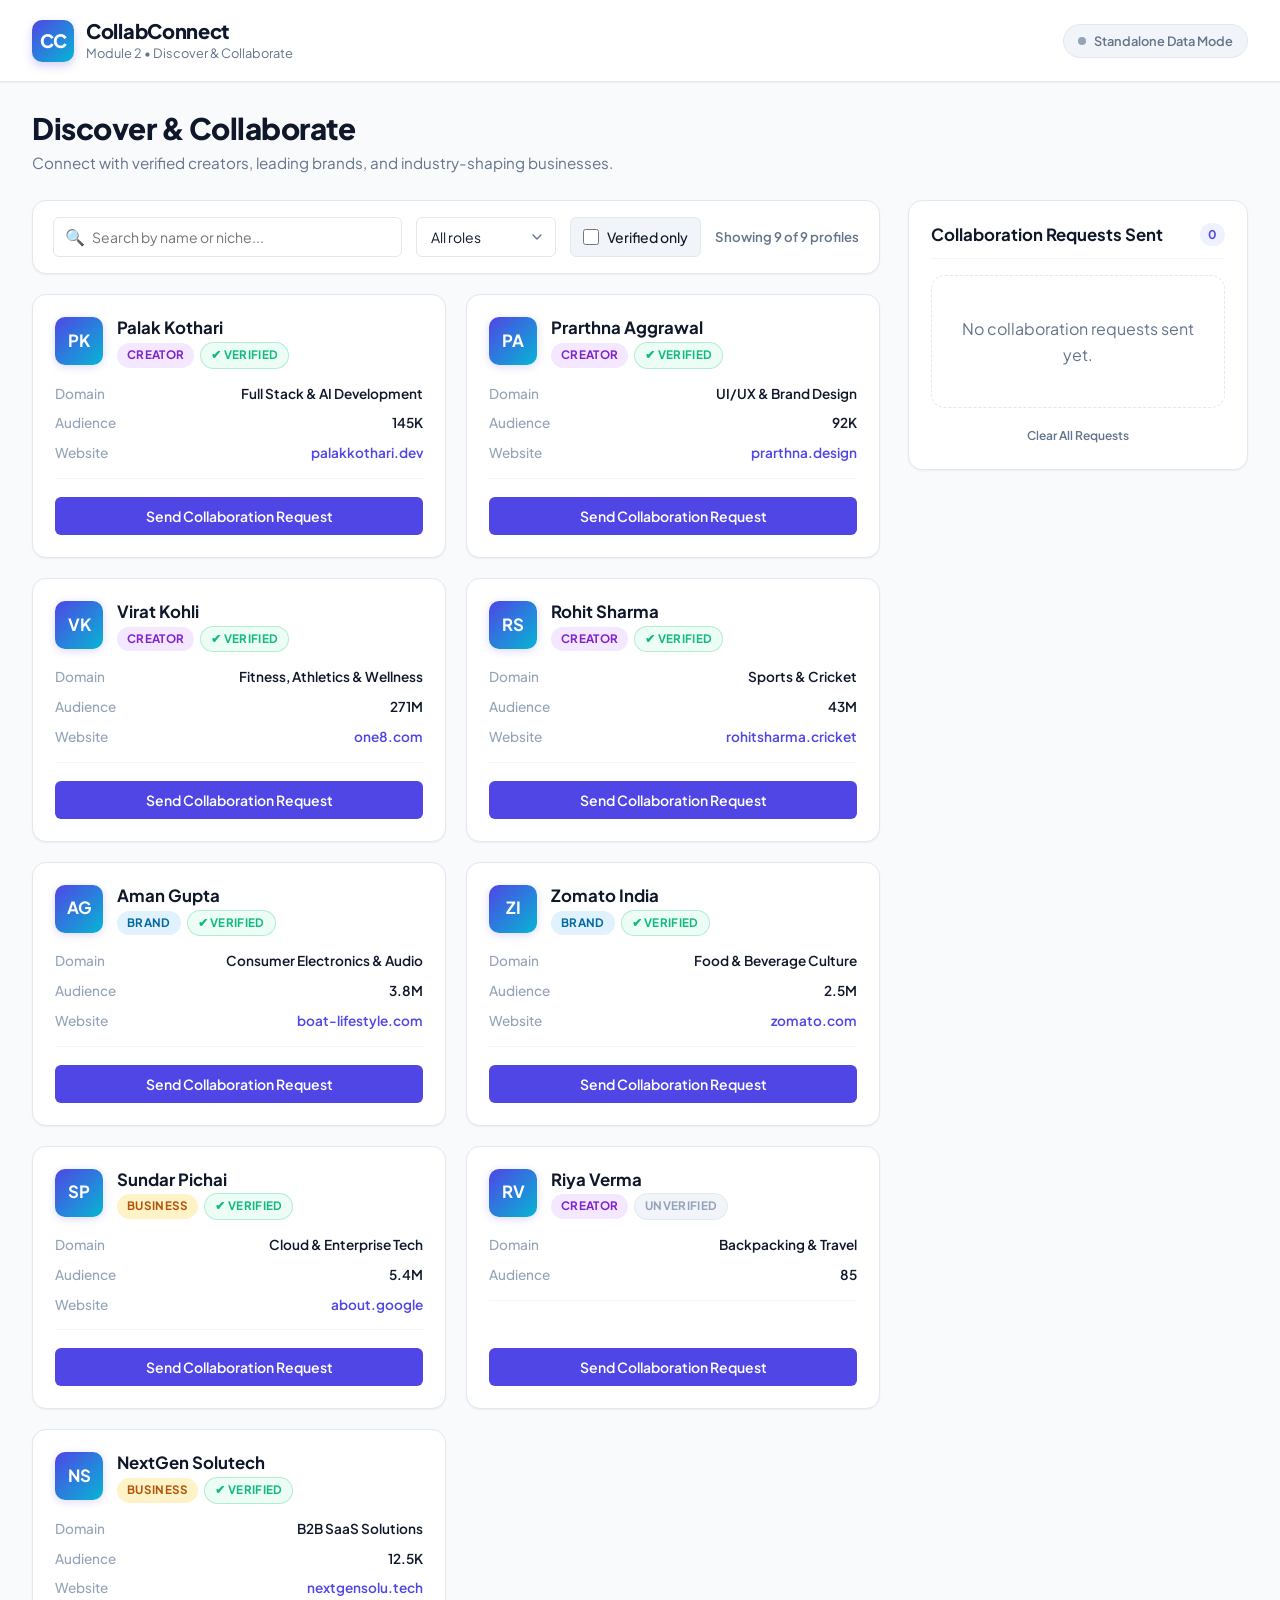
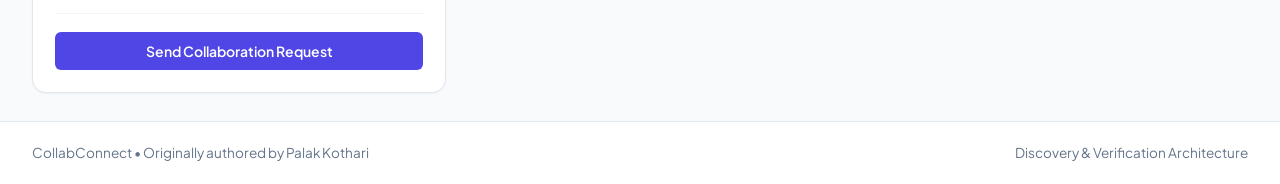
<file: module2_discover_collaborate/index.html>
<!DOCTYPE html>
<html lang="en">
<head>
  <meta charset="UTF-8">
  <meta name="viewport" content="width=device-width, initial-scale=1.0">
  <meta name="description" content="Discover verified creators, brands, and businesses, and send seamless collaboration requests on CollabConnect.">
  <title>CollabConnect - Discover & Collaborate</title>
  <link rel="preconnect" href="https://fonts.googleapis.com">
  <link rel="preconnect" href="https://fonts.gstatic.com" crossorigin>
  <link href="https://fonts.googleapis.com/css2?family=Plus+Jakarta+Sans:wght@400;500;600;700;800&display=swap" rel="stylesheet">
  <link rel="stylesheet" href="style.css">
</head>
<body>
  <header class="site-header">
    <div class="header-inner">
      <div class="header-brand">
        <div class="brand-badge">CC</div>
        <div class="header-title-block">
          <h1>CollabConnect</h1>
          <p>Module 2 &bull; Discover &amp; Collaborate</p>
        </div>
      </div>
      <div class="connection-status" id="connectionStatus">
        <span class="status-dot" id="statusDot"></span>
        <span id="statusText">Checking connection...</span>
      </div>
    </div>
  </header>

  <main class="app-main">
    <section class="hero-banner">
      <h2>Discover &amp; Collaborate</h2>
      <p>Connect with verified creators, leading brands, and industry-shaping businesses.</p>
    </section>

    <div class="workspace-grid">
      <section class="content-column">
        <div class="filters-wrapper">
          <div class="search-field-container">
            <span class="search-icon">&#128269;</span>
            <input
              type="text"
              id="search"
              class="search-input"
              placeholder="Search by name or niche..."
              autocomplete="off"
            >
          </div>

          <select id="role" class="filter-select">
            <option value="">All roles</option>
            <option value="creator">Creator</option>
            <option value="brand">Brand</option>
            <option value="business">Business</option>
          </select>

          <label class="filter-checkbox-label" for="verifiedOnly">
            <input type="checkbox" id="verifiedOnly">
            <span>Verified only</span>
          </label>

          <div class="filter-stats" id="filterStats">Loading profiles...</div>
        </div>

        <div id="results" class="results-grid"></div>
      </section>

      <aside class="sidebar-panel">
        <div class="panel-header">
          <h3>Collaboration Requests Sent</h3>
          <span class="requests-count-badge" id="requestsCount">0</span>
        </div>

        <ul id="requests" class="requests-list"></ul>

        <button type="button" class="btn-ghost-danger" id="clearRequestsBtn">
          Clear All Requests
        </button>
      </aside>
    </div>
  </main>

  <footer class="site-footer">
    <div class="footer-inner">
      <span>CollabConnect &bull; Originally authored by Palak Kothari</span>
      <span>Discovery &amp; Verification Architecture</span>
    </div>
  </footer>

  <div id="toastNotification" class="toast"></div>

  <script src="js/data.js"></script>
  <script src="js/api.js"></script>
  <script src="js/requests.js"></script>
  <script src="js/notifications.js"></script>
  <script src="js/app.js"></script>
</body>
</html>
</file>
<file: module2_discover_collaborate/style.css>
@import url('css/variables.css');
@import url('css/base.css');
@import url('css/components.css');
@import url('css/layout.css');
</file>
